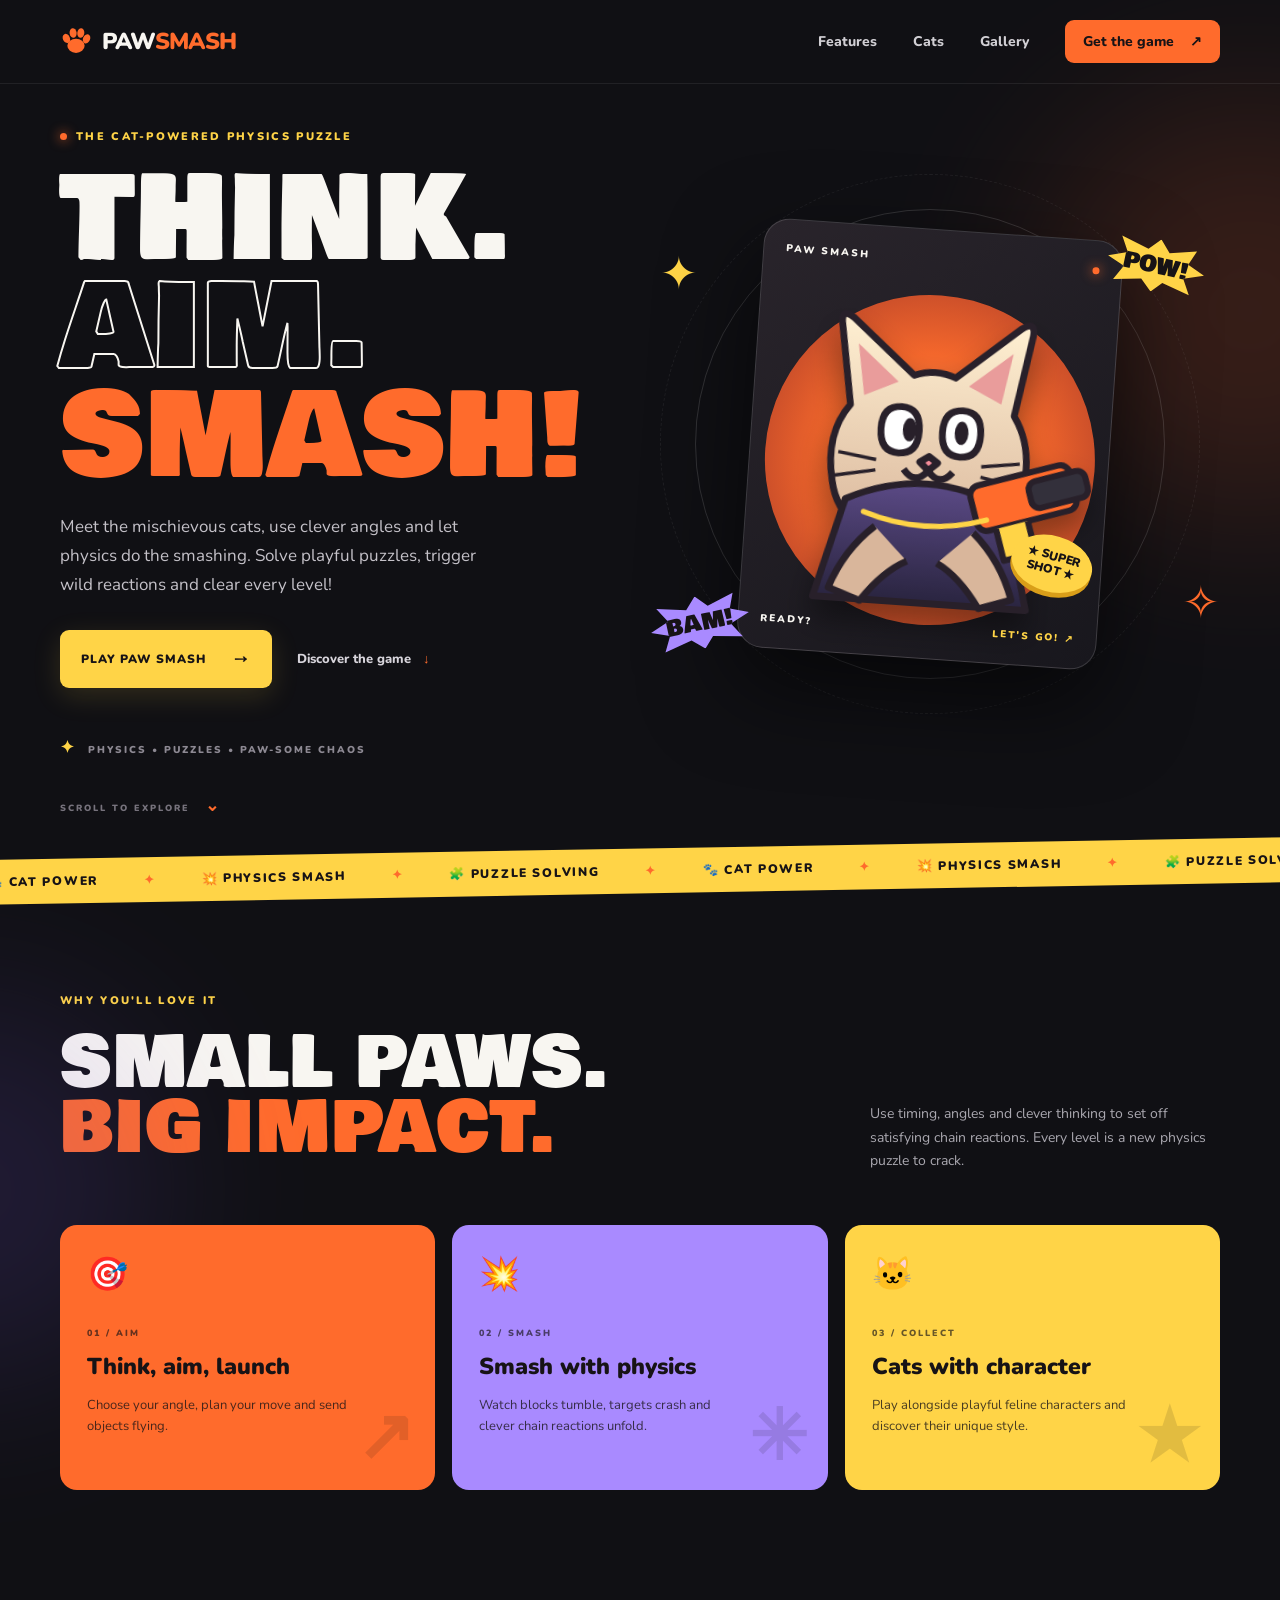
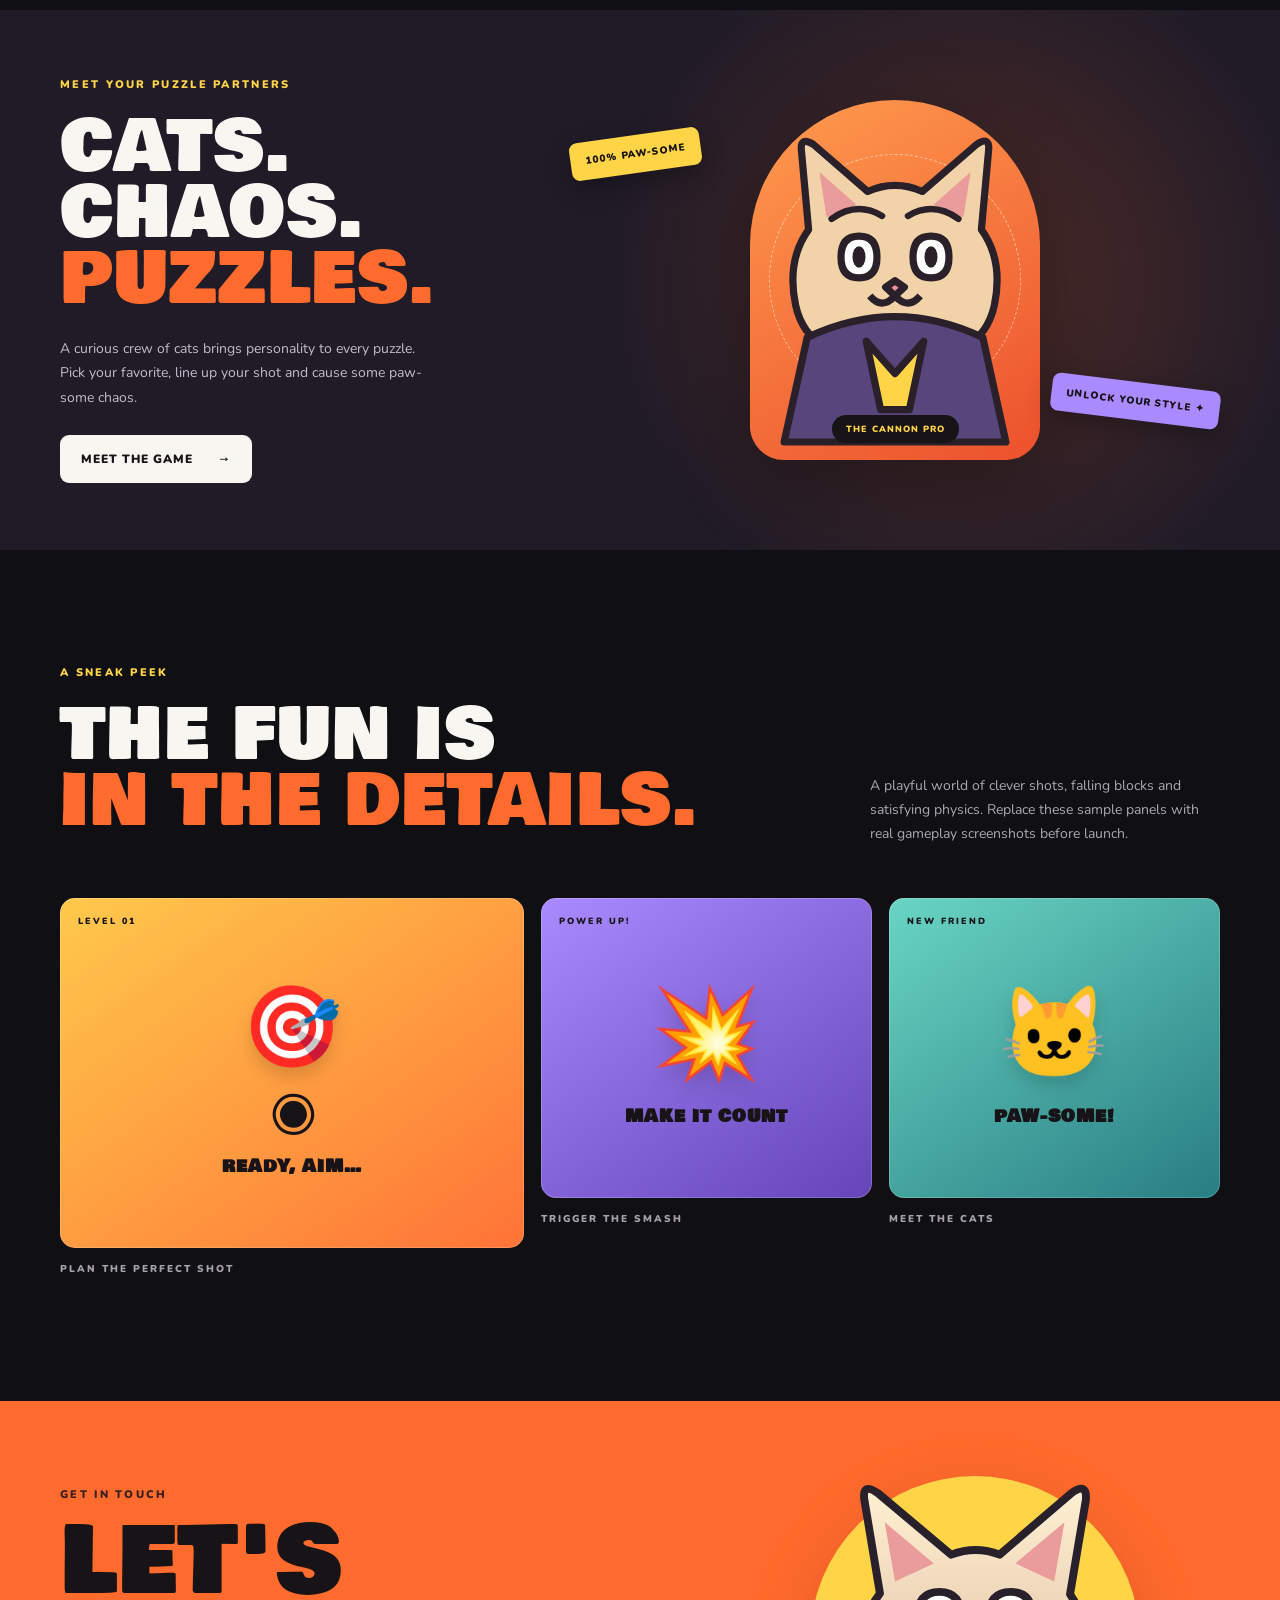
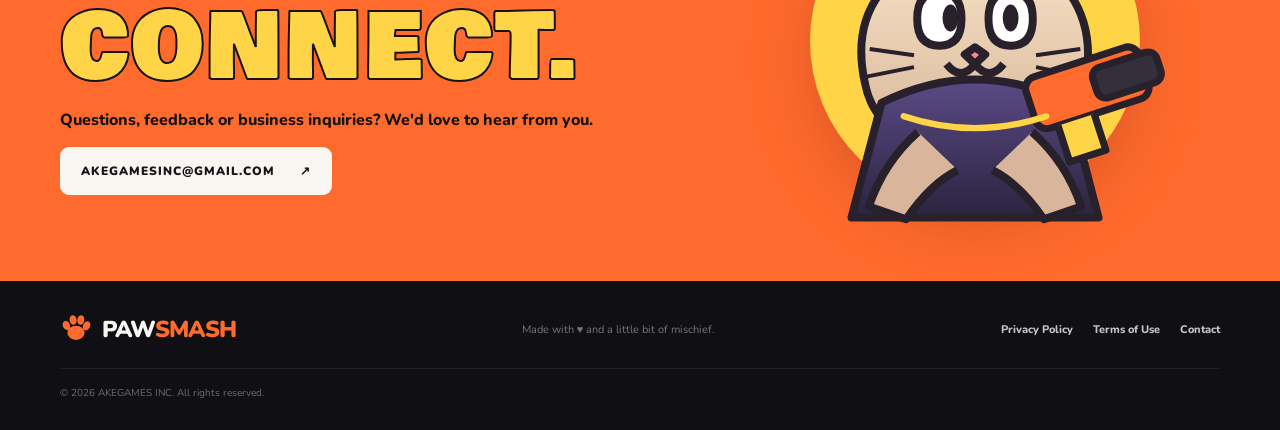
<file: index.html>
<!doctype html>
<html lang="en">
<head>
  <meta charset="utf-8">
  <meta name="viewport" content="width=device-width, initial-scale=1">
  <meta name="theme-color" content="#101014">
  <meta name="description" content="Aim, shoot and smash your way through colorful puzzles in Paw Smash! Meet fun cats, unlock powerful cannons and beat challenging levels.">
  <meta property="og:title" content="Paw Smash — Aim. Shoot. Smash!">
  <meta property="og:description" content="A pawsome puzzle adventure. Coming soon!">
  <meta property="og:type" content="website">
  <title>Paw Smash — Aim. Shoot. Smash!</title>
  <link rel="preconnect" href="https://fonts.googleapis.com">
  <link rel="preconnect" href="https://fonts.gstatic.com" crossorigin>
  <link href="https://fonts.googleapis.com/css2?family=Nunito:wght@400;600;700;800;900;1000&display=swap" rel="stylesheet">
  <link rel="stylesheet" href="style.css">
</head>
<body>
  <div class="bg-glow glow-one"></div><div class="bg-glow glow-two"></div>
  <header class="site-header">
    <a class="brand" href="#home" aria-label="Paw Smash home">
      <img src="assets/paw-mark.svg" alt="" class="brand-mark">
      <span>PAW<span class="brand-accent">SMASH</span></span>
    </a>
    <button class="menu-toggle" aria-label="Open menu" aria-expanded="false">☰</button>
    <nav class="nav">
      <a href="#features">Features</a><a href="#characters">Cats</a><a href="#gallery">Gallery</a><a href="#contact" class="nav-cta">Get the game <span>↗</span></a>
    </nav>
  </header>

  <main>
    <section class="hero section-wrap" id="home">
      <div class="hero-copy">
        <div class="eyebrow"><span class="eyebrow-dot"></span> THE CAT-POWERED PHYSICS PUZZLE</div>
        <h1>THINK.<br><span class="outline">AIM.</span><br><span class="accent">SMASH!</span></h1>
        <p class="hero-lead">Meet the mischievous cats, use clever angles and let physics do the smashing. Solve playful puzzles, trigger wild reactions and clear every level!</p>
        <div class="hero-actions">
          <a class="button button-primary" href="#contact">PLAY PAW SMASH <span>→</span></a>
          <a class="text-link" href="#features">Discover the game <span>↓</span></a>
        </div>
        <div class="hero-note"><span class="spark">✦</span> PHYSICS • PUZZLES • PAW-SOME CHAOS</div>
      </div>
      <div class="hero-art">
        <div class="orbit orbit-a"></div><div class="orbit orbit-b"></div>
        <div class="burst burst-one">POW!</div><div class="burst burst-two">BAM!</div>
        <div class="hero-card">
          <div class="card-top"><span>PAW SMASH</span><span class="live-dot"></span></div>
          <img class="hero-cat" src="assets/hero-cat.svg" alt="Illustration of the Paw Smash cannon cat">
          <div class="cannon-badge">★ SUPER<br>SHOT ★</div>
          <div class="card-bottom"><span>READY?</span><span>LET'S GO! <b>↗</b></span></div>
        </div>
        <span class="floating-star star-a">✦</span><span class="floating-star star-b">✧</span>
      </div>
      <div class="scroll-hint">SCROLL TO EXPLORE <span>⌄</span></div>
    </section>

    <section class="ticker" aria-label="Game highlights"><div class="ticker-track">
      <span>🐾 CAT POWER</span><i>✦</i><span>💥 PHYSICS SMASH</span><i>✦</i><span>🧩 PUZZLE SOLVING</span><i>✦</i><span>🐾 CAT POWER</span><i>✦</i><span>💥 PHYSICS SMASH</span><i>✦</i><span>🧩 PUZZLE SOLVING</span><i>✦</i>
    </div></section>

    <section class="features section-wrap" id="features">
      <div class="section-heading"><div><div class="eyebrow">WHY YOU'LL LOVE IT</div><h2>SMALL PAWS.<br><span class="accent">BIG IMPACT.</span></h2></div><p>Use timing, angles and clever thinking to set off satisfying chain reactions. Every level is a new physics puzzle to crack.</p></div>
      <div class="feature-grid">
        <article class="feature-card feature-orange"><div class="feature-icon">🎯</div><span class="feature-number">01 / AIM</span><h3>Think, aim, launch</h3><p>Choose your angle, plan your move and send objects flying.</p><span class="card-decoration">↗</span></article>
        <article class="feature-card feature-purple"><div class="feature-icon">💥</div><span class="feature-number">02 / SMASH</span><h3>Smash with physics</h3><p>Watch blocks tumble, targets crash and clever chain reactions unfold.</p><span class="card-decoration">✳</span></article>
        <article class="feature-card feature-yellow"><div class="feature-icon">🐱</div><span class="feature-number">03 / COLLECT</span><h3>Cats with character</h3><p>Play alongside playful feline characters and discover their unique style.</p><span class="card-decoration">★</span></article>
      </div>
    </section>

    <section class="character-section" id="characters">
      <div class="section-wrap character-inner">
        <div class="character-copy"><div class="eyebrow">MEET YOUR PUZZLE PARTNERS</div><h2>CATS.<br>CHAOS.<br><span class="accent">PUZZLES.</span></h2><p>A curious crew of cats brings personality to every puzzle. Pick your favorite, line up your shot and cause some paw-some chaos.</p><a href="#gallery" class="button button-light">MEET THE GAME <span>→</span></a></div>
        <div class="character-showcase">
          <div class="character-placeholder"><img src="assets/character-cat.svg" alt="Stylized Paw Smash cat character"><span>THE CANNON PRO</span></div>
          <div class="mini-tag tag-left">100% PAW-SOME</div><div class="mini-tag tag-right">UNLOCK YOUR STYLE ✦</div>
        </div>
      </div>
    </section>

    <section class="gallery section-wrap" id="gallery">
      <div class="section-heading"><div><div class="eyebrow">A SNEAK PEEK</div><h2>THE FUN IS<br><span class="accent">IN THE DETAILS.</span></h2></div><p>A playful world of clever shots, falling blocks and satisfying physics. Replace these sample panels with real gameplay screenshots before launch.</p></div>
      <div class="gallery-grid">
        <div class="gallery-tile tile-large"><div class="mock-screen screen-one"><span class="mock-label">LEVEL 01</span><div class="mock-target">🎯</div><div class="mock-cannon">◉</div><strong>READY, AIM…</strong></div><span class="tile-caption">PLAN THE PERFECT SHOT</span></div>
        <div class="gallery-tile"><div class="mock-screen screen-two"><span class="mock-label">POWER UP!</span><div class="mock-boom">💥</div><strong>MAKE IT COUNT</strong></div><span class="tile-caption">TRIGGER THE SMASH</span></div>
        <div class="gallery-tile"><div class="mock-screen screen-three"><span class="mock-label">NEW FRIEND</span><div class="mock-friend">🐱</div><strong>PAW-SOME!</strong></div><span class="tile-caption">MEET THE CATS</span></div>
      </div>
    </section>

    <section class="download-section contact-section" id="contact">
      <div class="download-content">
        <div class="eyebrow">GET IN TOUCH</div>
        <h2>LET'S<br><span>CONNECT.</span></h2>
        <p>Questions, feedback or business inquiries? We'd love to hear from you.</p>
        <a class="button button-light" href="mailto:akegamesinc@gmail.com">AKEGAMESINC@GMAIL.COM <span>↗</span></a>
      </div>
      <div class="download-art"><img src="assets/hero-cat.svg" alt="Paw Smash cat character" /></div>
    </section>
  </main>

  <footer class="footer">
    <a class="brand" href="#home"><img src="assets/paw-mark.svg" alt="" class="brand-mark"><span>PAW<span class="brand-accent">SMASH</span></span></a>
    <p>Made with ♥ and a little bit of mischief.</p>
    <div class="footer-links"><a href="privacy.html">Privacy Policy</a><a href="terms.html">Terms of Use</a><a href="mailto:akegamesinc@gmail.com">Contact</a></div>
    <small>© <span id="year"></span> AKEGAMES INC. All rights reserved.</small>
  </footer>
  <script src="script.js"></script>
</body>
</html>
</file>
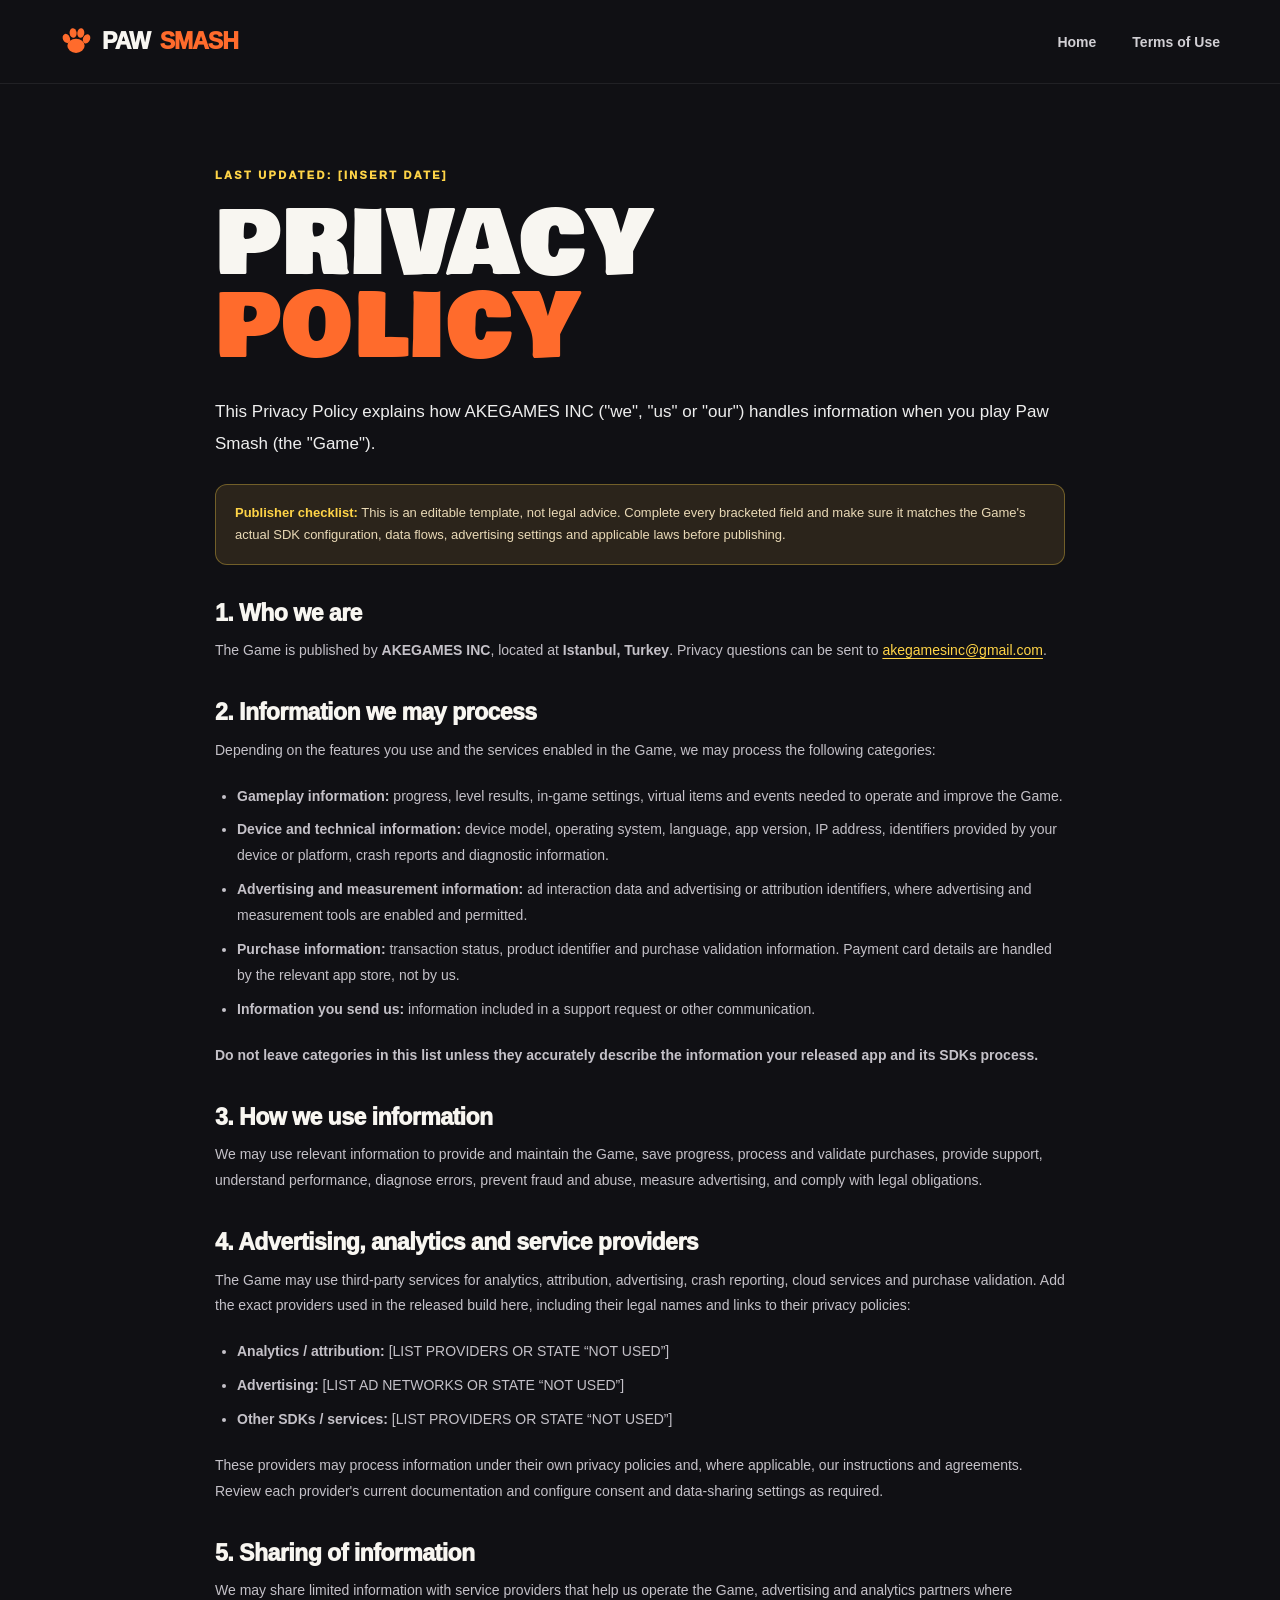
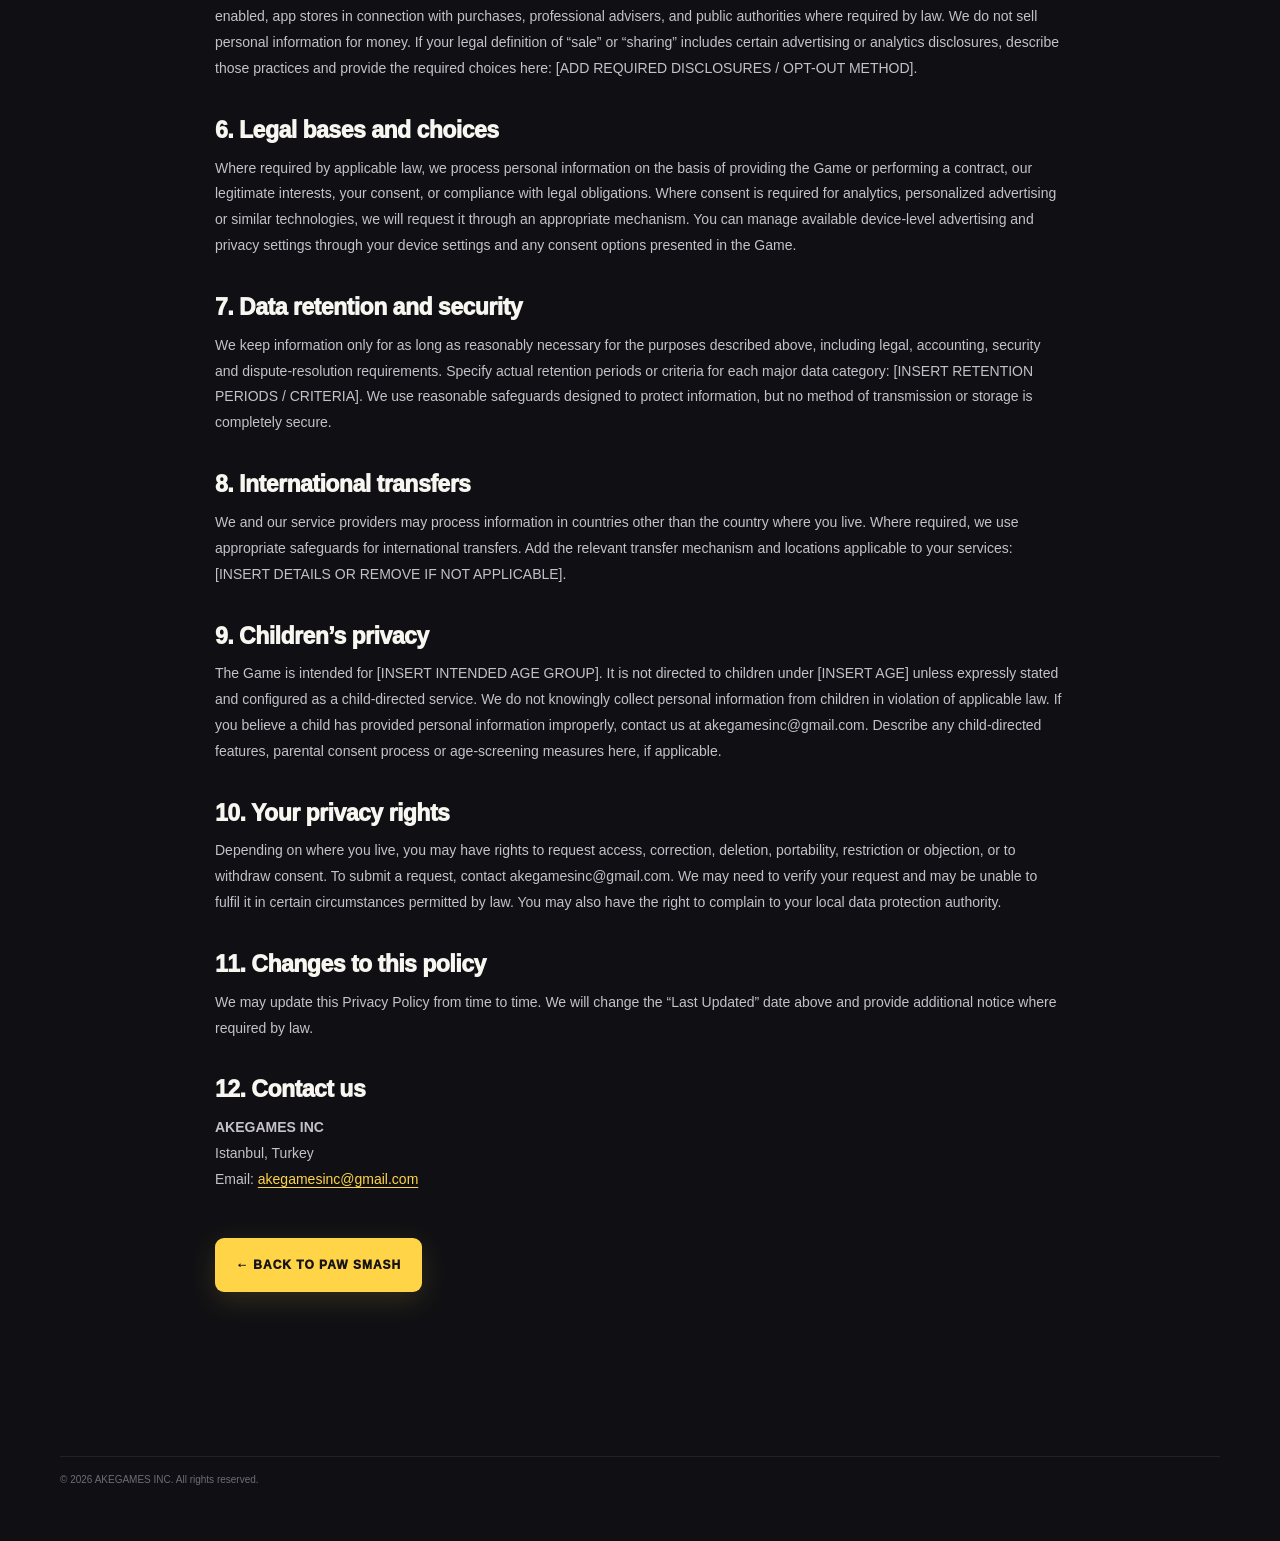
<file: privacy.html>
<!doctype html>
<html lang="en">
<head>
  <meta charset="utf-8"><meta name="viewport" content="width=device-width,initial-scale=1">
  <meta name="theme-color" content="#101014">
  <title>Privacy Policy — Paw Smash</title><link rel="stylesheet" href="style.css">
</head>
<body>
<header class="site-header">
  <a class="brand" href="index.html"><img src="assets/paw-mark.svg" class="brand-mark" alt="">PAW<span class="brand-accent">SMASH</span></a>
  <nav class="nav" style="display:flex"><a href="index.html">Home</a><a href="terms.html">Terms of Use</a></nav>
</header>
<main class="section-wrap legal">
  <div class="eyebrow">LAST UPDATED: [INSERT DATE]</div>
  <h1>PRIVACY<br><span class="accent">POLICY</span></h1>
  <p class="legal-intro">This Privacy Policy explains how AKEGAMES INC ("we", "us" or "our") handles information when you play Paw Smash (the "Game").</p>
  <div class="legal-notice"><strong>Publisher checklist:</strong> This is an editable template, not legal advice. Complete every bracketed field and make sure it matches the Game's actual SDK configuration, data flows, advertising settings and applicable laws before publishing.</div>

  <h2>1. Who we are</h2>
  <p>The Game is published by <strong>AKEGAMES INC</strong>, located at <strong>Istanbul, Turkey</strong>. Privacy questions can be sent to <a href="mailto:akegamesinc@gmail.com">akegamesinc@gmail.com</a>.</p>

  <h2>2. Information we may process</h2>
  <p>Depending on the features you use and the services enabled in the Game, we may process the following categories:</p>
  <ul>
    <li><strong>Gameplay information:</strong> progress, level results, in-game settings, virtual items and events needed to operate and improve the Game.</li>
    <li><strong>Device and technical information:</strong> device model, operating system, language, app version, IP address, identifiers provided by your device or platform, crash reports and diagnostic information.</li>
    <li><strong>Advertising and measurement information:</strong> ad interaction data and advertising or attribution identifiers, where advertising and measurement tools are enabled and permitted.</li>
    <li><strong>Purchase information:</strong> transaction status, product identifier and purchase validation information. Payment card details are handled by the relevant app store, not by us.</li>
    <li><strong>Information you send us:</strong> information included in a support request or other communication.</li>
  </ul>
  <p><strong>Do not leave categories in this list unless they accurately describe the information your released app and its SDKs process.</strong></p>

  <h2>3. How we use information</h2>
  <p>We may use relevant information to provide and maintain the Game, save progress, process and validate purchases, provide support, understand performance, diagnose errors, prevent fraud and abuse, measure advertising, and comply with legal obligations.</p>

  <h2>4. Advertising, analytics and service providers</h2>
  <p>The Game may use third-party services for analytics, attribution, advertising, crash reporting, cloud services and purchase validation. Add the exact providers used in the released build here, including their legal names and links to their privacy policies:</p>
  <ul>
    <li><strong>Analytics / attribution:</strong> [LIST PROVIDERS OR STATE “NOT USED”]</li>
    <li><strong>Advertising:</strong> [LIST AD NETWORKS OR STATE “NOT USED”]</li>
    <li><strong>Other SDKs / services:</strong> [LIST PROVIDERS OR STATE “NOT USED”]</li>
  </ul>
  <p>These providers may process information under their own privacy policies and, where applicable, our instructions and agreements. Review each provider's current documentation and configure consent and data-sharing settings as required.</p>

  <h2>5. Sharing of information</h2>
  <p>We may share limited information with service providers that help us operate the Game, advertising and analytics partners where enabled, app stores in connection with purchases, professional advisers, and public authorities where required by law. We do not sell personal information for money. If your legal definition of “sale” or “sharing” includes certain advertising or analytics disclosures, describe those practices and provide the required choices here: [ADD REQUIRED DISCLOSURES / OPT-OUT METHOD].</p>

  <h2>6. Legal bases and choices</h2>
  <p>Where required by applicable law, we process personal information on the basis of providing the Game or performing a contract, our legitimate interests, your consent, or compliance with legal obligations. Where consent is required for analytics, personalized advertising or similar technologies, we will request it through an appropriate mechanism. You can manage available device-level advertising and privacy settings through your device settings and any consent options presented in the Game.</p>

  <h2>7. Data retention and security</h2>
  <p>We keep information only for as long as reasonably necessary for the purposes described above, including legal, accounting, security and dispute-resolution requirements. Specify actual retention periods or criteria for each major data category: [INSERT RETENTION PERIODS / CRITERIA]. We use reasonable safeguards designed to protect information, but no method of transmission or storage is completely secure.</p>

  <h2>8. International transfers</h2>
  <p>We and our service providers may process information in countries other than the country where you live. Where required, we use appropriate safeguards for international transfers. Add the relevant transfer mechanism and locations applicable to your services: [INSERT DETAILS OR REMOVE IF NOT APPLICABLE].</p>

  <h2>9. Children’s privacy</h2>
  <p>The Game is intended for [INSERT INTENDED AGE GROUP]. It is not directed to children under [INSERT AGE] unless expressly stated and configured as a child-directed service. We do not knowingly collect personal information from children in violation of applicable law. If you believe a child has provided personal information improperly, contact us at akegamesinc@gmail.com. Describe any child-directed features, parental consent process or age-screening measures here, if applicable.</p>

  <h2>10. Your privacy rights</h2>
  <p>Depending on where you live, you may have rights to request access, correction, deletion, portability, restriction or objection, or to withdraw consent. To submit a request, contact akegamesinc@gmail.com. We may need to verify your request and may be unable to fulfil it in certain circumstances permitted by law. You may also have the right to complain to your local data protection authority.</p>

  <h2>11. Changes to this policy</h2>
  <p>We may update this Privacy Policy from time to time. We will change the “Last Updated” date above and provide additional notice where required by law.</p>

  <h2>12. Contact us</h2>
  <p><strong>AKEGAMES INC</strong><br>Istanbul, Turkey<br>Email: <a href="mailto:akegamesinc@gmail.com">akegamesinc@gmail.com</a></p>
  <p class="legal-back"><a class="button button-primary" href="index.html">← BACK TO PAW SMASH</a></p>
</main>
<footer class="footer"><small>© <span id="year"></span> AKEGAMES INC. All rights reserved.</small></footer>
<script>document.getElementById('year').textContent=new Date().getFullYear()</script>
</body></html>
</file>
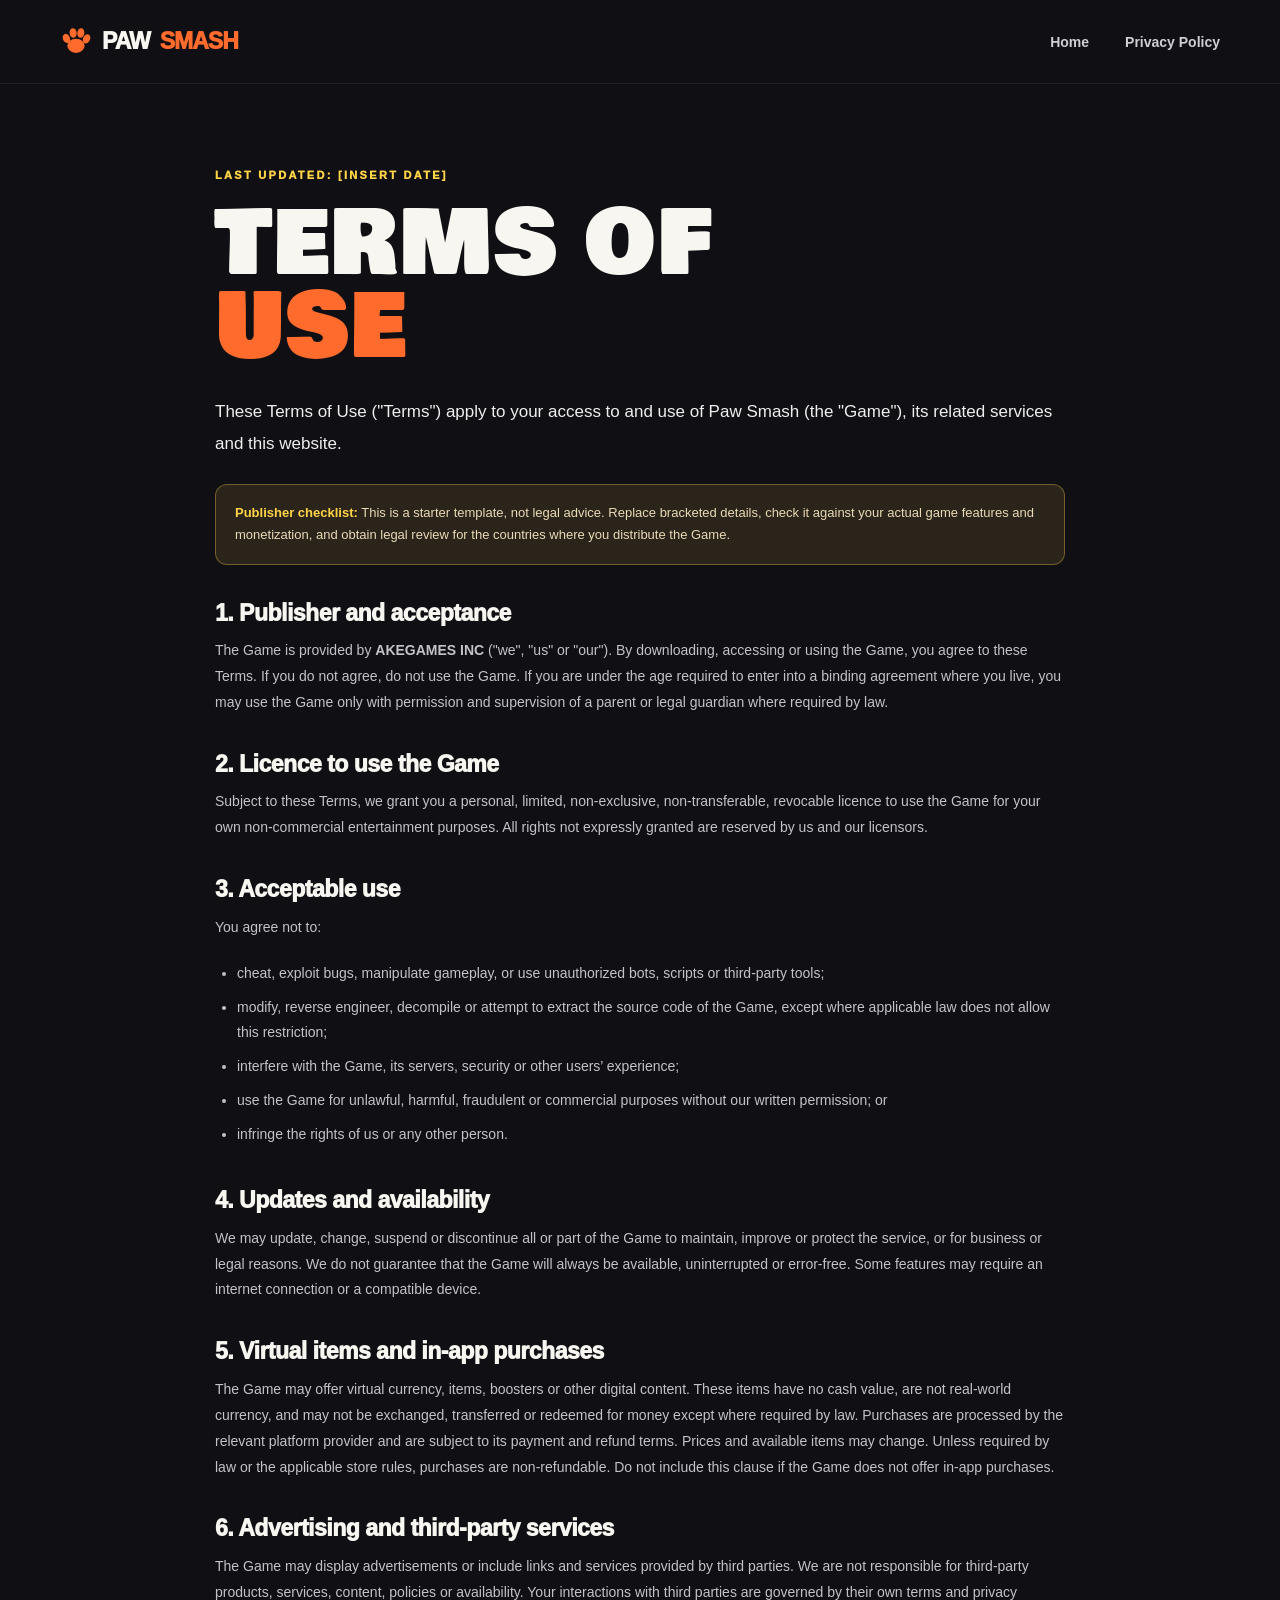
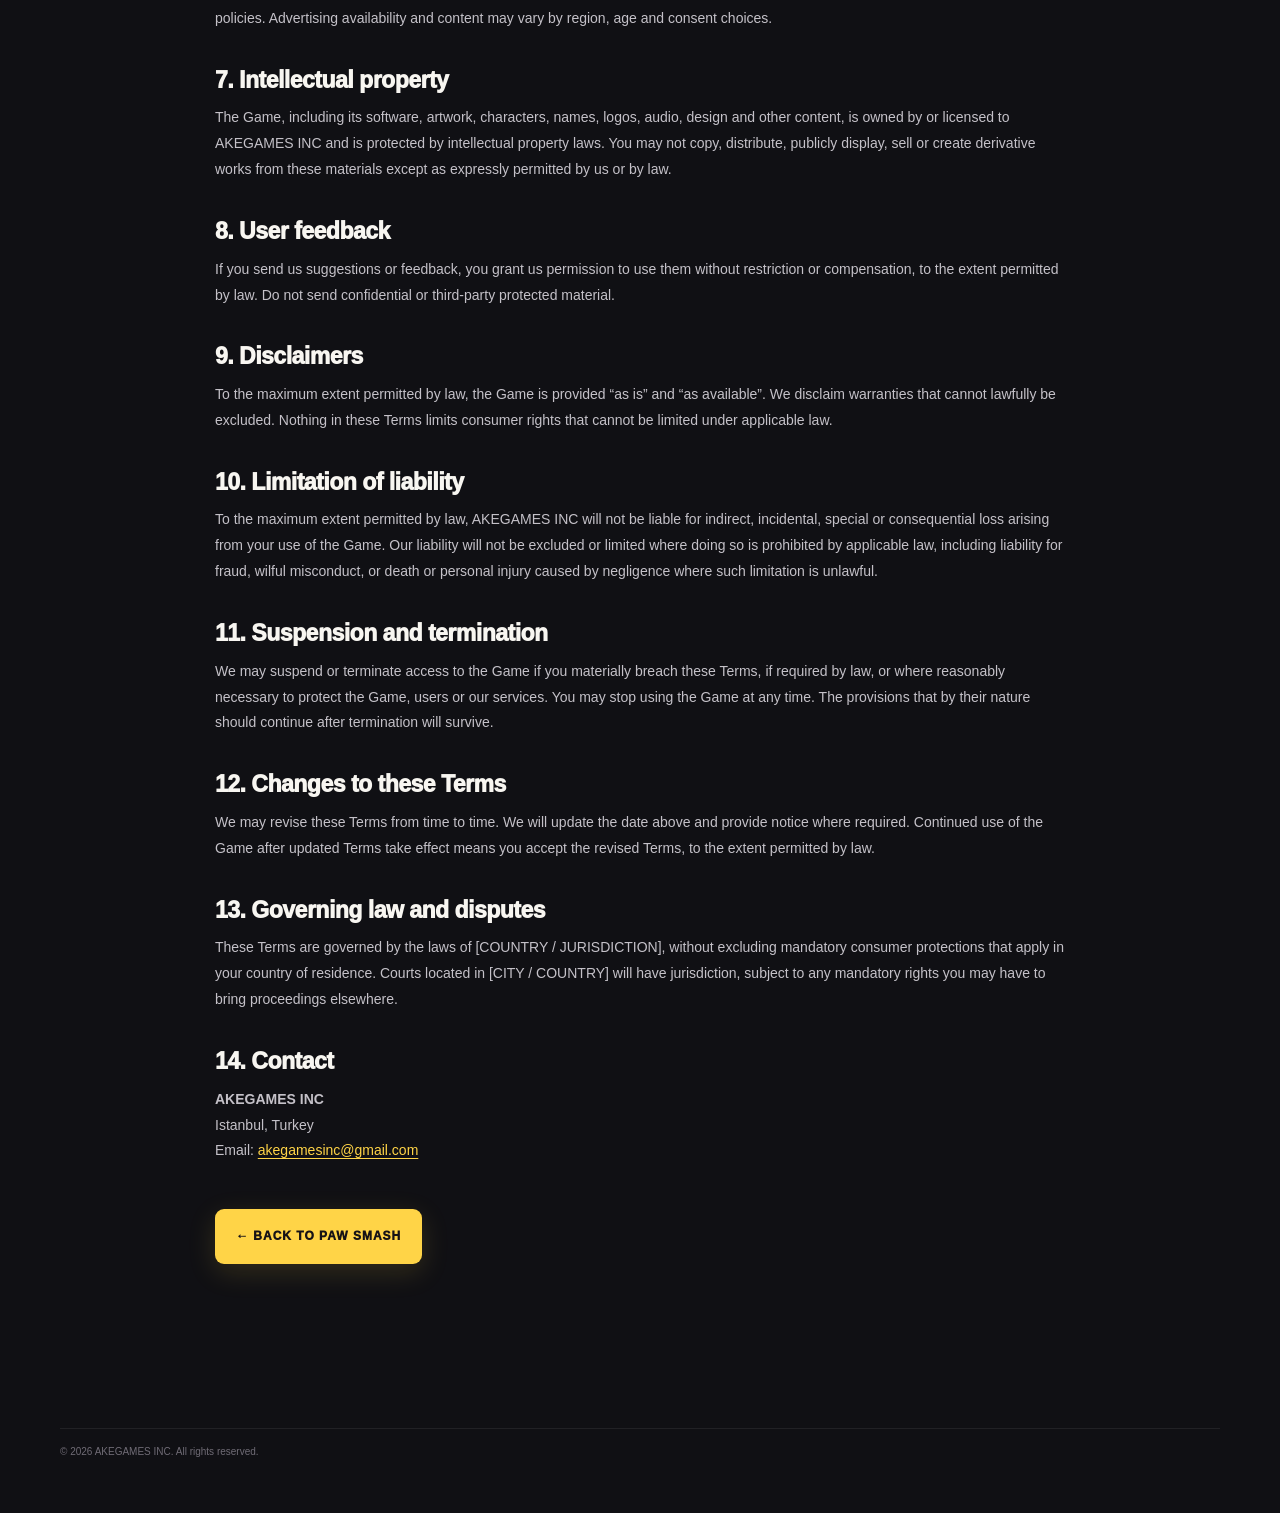
<file: terms.html>
<!doctype html>
<html lang="en">
<head>
  <meta charset="utf-8"><meta name="viewport" content="width=device-width,initial-scale=1">
  <meta name="theme-color" content="#101014">
  <title>Terms of Use — Paw Smash</title><link rel="stylesheet" href="style.css">
</head>
<body>
<header class="site-header">
  <a class="brand" href="index.html"><img src="assets/paw-mark.svg" class="brand-mark" alt="">PAW<span class="brand-accent">SMASH</span></a>
  <nav class="nav" style="display:flex"><a href="index.html">Home</a><a href="privacy.html">Privacy Policy</a></nav>
</header>
<main class="section-wrap legal">
  <div class="eyebrow">LAST UPDATED: [INSERT DATE]</div>
  <h1>TERMS OF<br><span class="accent">USE</span></h1>
  <p class="legal-intro">These Terms of Use ("Terms") apply to your access to and use of Paw Smash (the "Game"), its related services and this website.</p>
  <div class="legal-notice"><strong>Publisher checklist:</strong> This is a starter template, not legal advice. Replace bracketed details, check it against your actual game features and monetization, and obtain legal review for the countries where you distribute the Game.</div>

  <h2>1. Publisher and acceptance</h2>
  <p>The Game is provided by <strong>AKEGAMES INC</strong> ("we", "us" or "our"). By downloading, accessing or using the Game, you agree to these Terms. If you do not agree, do not use the Game. If you are under the age required to enter into a binding agreement where you live, you may use the Game only with permission and supervision of a parent or legal guardian where required by law.</p>

  <h2>2. Licence to use the Game</h2>
  <p>Subject to these Terms, we grant you a personal, limited, non-exclusive, non-transferable, revocable licence to use the Game for your own non-commercial entertainment purposes. All rights not expressly granted are reserved by us and our licensors.</p>

  <h2>3. Acceptable use</h2>
  <p>You agree not to:</p>
  <ul>
    <li>cheat, exploit bugs, manipulate gameplay, or use unauthorized bots, scripts or third-party tools;</li>
    <li>modify, reverse engineer, decompile or attempt to extract the source code of the Game, except where applicable law does not allow this restriction;</li>
    <li>interfere with the Game, its servers, security or other users’ experience;</li>
    <li>use the Game for unlawful, harmful, fraudulent or commercial purposes without our written permission; or</li>
    <li>infringe the rights of us or any other person.</li>
  </ul>

  <h2>4. Updates and availability</h2>
  <p>We may update, change, suspend or discontinue all or part of the Game to maintain, improve or protect the service, or for business or legal reasons. We do not guarantee that the Game will always be available, uninterrupted or error-free. Some features may require an internet connection or a compatible device.</p>

  <h2>5. Virtual items and in-app purchases</h2>
  <p>The Game may offer virtual currency, items, boosters or other digital content. These items have no cash value, are not real-world currency, and may not be exchanged, transferred or redeemed for money except where required by law. Purchases are processed by the relevant platform provider and are subject to its payment and refund terms. Prices and available items may change. Unless required by law or the applicable store rules, purchases are non-refundable. Do not include this clause if the Game does not offer in-app purchases.</p>

  <h2>6. Advertising and third-party services</h2>
  <p>The Game may display advertisements or include links and services provided by third parties. We are not responsible for third-party products, services, content, policies or availability. Your interactions with third parties are governed by their own terms and privacy policies. Advertising availability and content may vary by region, age and consent choices.</p>

  <h2>7. Intellectual property</h2>
  <p>The Game, including its software, artwork, characters, names, logos, audio, design and other content, is owned by or licensed to AKEGAMES INC and is protected by intellectual property laws. You may not copy, distribute, publicly display, sell or create derivative works from these materials except as expressly permitted by us or by law.</p>

  <h2>8. User feedback</h2>
  <p>If you send us suggestions or feedback, you grant us permission to use them without restriction or compensation, to the extent permitted by law. Do not send confidential or third-party protected material.</p>

  <h2>9. Disclaimers</h2>
  <p>To the maximum extent permitted by law, the Game is provided “as is” and “as available”. We disclaim warranties that cannot lawfully be excluded. Nothing in these Terms limits consumer rights that cannot be limited under applicable law.</p>

  <h2>10. Limitation of liability</h2>
  <p>To the maximum extent permitted by law, AKEGAMES INC will not be liable for indirect, incidental, special or consequential loss arising from your use of the Game. Our liability will not be excluded or limited where doing so is prohibited by applicable law, including liability for fraud, wilful misconduct, or death or personal injury caused by negligence where such limitation is unlawful.</p>

  <h2>11. Suspension and termination</h2>
  <p>We may suspend or terminate access to the Game if you materially breach these Terms, if required by law, or where reasonably necessary to protect the Game, users or our services. You may stop using the Game at any time. The provisions that by their nature should continue after termination will survive.</p>

  <h2>12. Changes to these Terms</h2>
  <p>We may revise these Terms from time to time. We will update the date above and provide notice where required. Continued use of the Game after updated Terms take effect means you accept the revised Terms, to the extent permitted by law.</p>

  <h2>13. Governing law and disputes</h2>
  <p>These Terms are governed by the laws of [COUNTRY / JURISDICTION], without excluding mandatory consumer protections that apply in your country of residence. Courts located in [CITY / COUNTRY] will have jurisdiction, subject to any mandatory rights you may have to bring proceedings elsewhere.</p>

  <h2>14. Contact</h2>
  <p><strong>AKEGAMES INC</strong><br>Istanbul, Turkey<br>Email: <a href="mailto:akegamesinc@gmail.com">akegamesinc@gmail.com</a></p>
  <p class="legal-back"><a class="button button-primary" href="index.html">← BACK TO PAW SMASH</a></p>
</main>
<footer class="footer"><small>© <span id="year"></span> AKEGAMES INC. All rights reserved.</small></footer>
<script>document.getElementById('year').textContent=new Date().getFullYear()</script>
</body></html>
</file>
<file: style.css>
@import url('https://fonts.googleapis.com/css2?family=Bowlby+One+SC&display=swap');
:root{--bg:#101014;--panel:#19191f;--white:#f8f6f1;--muted:#aaa8b0;--orange:#ff6b2c;--yellow:#ffd447;--purple:#a98aff;--font:'Nunito',sans-serif}
*{box-sizing:border-box}html{scroll-behavior:smooth}body{margin:0;background:var(--bg);color:var(--white);font-family:var(--font);overflow-x:hidden}a{color:inherit;text-decoration:none}.section-wrap{width:min(1160px,calc(100% - 48px));margin:auto}.bg-glow{position:absolute;border-radius:50%;filter:blur(90px);opacity:.16;pointer-events:none}.glow-one{width:420px;height:420px;background:#ff642d;top:100px;right:-180px}.glow-two{width:380px;height:380px;background:#7654dc;top:1000px;left:-220px}
.site-header{height:84px;padding:0 max(24px,calc((100% - 1160px)/2));display:flex;align-items:center;justify-content:space-between;border-bottom:1px solid #ffffff12;position:relative;z-index:5}.brand{display:flex;align-items:center;gap:10px;font-weight:1000;letter-spacing:-1px;font-size:23px}.brand-mark{width:32px;height:32px}.brand-accent{color:var(--orange)}.nav{display:flex;align-items:center;gap:36px;font-weight:800;font-size:14px}.nav a:not(.nav-cta){color:#d1cfd4}.nav a:hover,.footer a:hover{color:var(--yellow)}.nav-cta{background:var(--orange);padding:12px 18px;border-radius:9px;color:#171316}.nav-cta span{margin-left:12px}.menu-toggle{display:none;background:none;color:white;border:0;font-size:25px}
.hero{min-height:660px;display:grid;grid-template-columns:1fr 1fr;align-items:center;position:relative;padding-top:45px;padding-bottom:80px}.eyebrow{font-size:11px;letter-spacing:2.3px;font-weight:1000;color:var(--yellow);display:flex;align-items:center;gap:9px}.eyebrow-dot,.live-dot{width:7px;height:7px;border-radius:50%;background:var(--orange);display:inline-block;box-shadow:0 0 12px var(--orange)}h1,h2{font-family:'Bowlby One SC',var(--font);font-weight:400;letter-spacing:1px;line-height:.94;margin:22px 0}h1{font-size:clamp(70px,9vw,120px)}.outline{-webkit-text-stroke:2px var(--white);color:transparent}.accent{color:var(--orange)}.hero-lead{font-size:17px;line-height:1.7;color:#c4c1c8;max-width:440px}.hero-actions{display:flex;align-items:center;gap:25px;margin-top:30px}.button{display:inline-flex;align-items:center;gap:25px;padding:16px 21px;border-radius:9px;font-size:12px;letter-spacing:1px;font-weight:1000;transition:.2s;transform:translateY(0)}.button:hover{transform:translateY(-4px)}.button-primary{background:var(--yellow);color:#171316;box-shadow:0 8px 28px #ffd44725}.button-primary span{font-size:19px}.text-link{font-size:13px;font-weight:800;color:#d7d4db}.text-link span{color:var(--orange);margin-left:8px}.hero-note{margin-top:48px;color:#8d8993;font-size:10px;font-weight:1000;letter-spacing:2px}.spark{color:var(--yellow);font-size:17px;margin-right:7px}
.hero-art{height:520px;display:flex;align-items:center;justify-content:center;position:relative}.hero-card{width:min(360px,80%);height:430px;background:linear-gradient(145deg,#29242b,#18171d);border:1px solid #ffffff24;border-radius:26px;transform:rotate(4deg);box-shadow:0 35px 90px #0009;position:relative;z-index:2;overflow:hidden;padding:22px}.hero-card:before{content:"";position:absolute;width:330px;height:330px;border-radius:50%;background:radial-gradient(circle,#ff8a4a 0,#ff6b2c 45%,#a93828 100%);top:65px;left:15px;opacity:.95}.card-top,.card-bottom{position:relative;z-index:2;display:flex;justify-content:space-between;align-items:center;font-size:10px;letter-spacing:2px;font-weight:1000}.card-bottom{position:absolute;bottom:22px;left:22px;right:22px}.card-bottom span:last-child{color:var(--yellow)}.hero-cat{position:absolute;width:110%;height:80%;object-fit:contain;left:-5%;top:50px;z-index:1;filter:drop-shadow(0 18px 15px #0006)}.cannon-badge{position:absolute;z-index:3;right:8px;bottom:75px;background:var(--yellow);color:#171316;font-weight:1000;font-size:12px;line-height:1.15;text-align:center;padding:14px;border-radius:50%;transform:rotate(12deg);box-shadow:0 5px 0 #d99e19}.orbit{position:absolute;border:1px solid #ffffff24;border-radius:50%;width:470px;height:470px}.orbit-b{width:540px;height:540px;border-style:dashed;opacity:.45}.burst{position:absolute;z-index:3;font-family:'Bowlby One SC';font-size:22px;color:#171316;background:var(--yellow);padding:9px 16px;clip-path:polygon(50% 0,61% 22%,88% 8%,82% 36%,100% 50%,80% 64%,89% 92%,60% 80%,50% 100%,38% 80%,10% 92%,18% 63%,0 50%,19% 36%,10% 8%,39% 22%)}.burst-one{top:55px;right:15px;transform:rotate(12deg)}.burst-two{bottom:55px;left:10px;background:var(--purple);transform:rotate(-12deg)}.floating-star{position:absolute;color:var(--yellow);font-size:45px}.star-a{top:60px;left:20px}.star-b{bottom:70px;right:0;color:var(--orange)}.scroll-hint{position:absolute;bottom:22px;left:0;color:#77737d;font-size:9px;letter-spacing:2px;font-weight:1000}.scroll-hint span{color:var(--orange);font-size:17px;margin-left:10px}
.ticker{background:var(--yellow);color:#171316;overflow:hidden;transform:rotate(-1deg) scale(1.02);padding:14px 0;margin:10px 0 100px}.ticker-track{display:flex;justify-content:space-around;gap:45px;white-space:nowrap;font-weight:1000;font-size:12px;letter-spacing:1.5px}.ticker i{font-style:normal;color:var(--orange)}
.features{padding-bottom:120px}.section-heading{display:flex;justify-content:space-between;align-items:end;margin-bottom:42px;gap:35px}.section-heading h2,.character-copy h2{font-size:clamp(42px,6vw,70px)}.section-heading>p{max-width:350px;color:var(--muted);line-height:1.7;font-size:14px;margin-bottom:10px}.feature-grid{display:grid;grid-template-columns:repeat(3,1fr);gap:17px}.feature-card{min-height:265px;border-radius:17px;padding:27px;position:relative;overflow:hidden;color:#171316}.feature-orange{background:var(--orange)}.feature-purple{background:var(--purple)}.feature-yellow{background:var(--yellow)}.feature-icon{font-size:33px;margin-bottom:23px}.feature-number{font-size:9px;letter-spacing:2px;font-weight:1000;opacity:.65}.feature-card h3{font-size:23px;font-weight:1000;margin:9px 0}.feature-card p{font-size:13px;line-height:1.6;max-width:260px;opacity:.78}.card-decoration{position:absolute;right:20px;bottom:5px;font-size:70px;font-weight:1000;opacity:.12}
.character-section{background:#201b27;position:relative;overflow:hidden}.character-section:before{content:"";position:absolute;inset:0;background:radial-gradient(circle at 75% 50%,#ff6b2c38,transparent 36%)}.character-inner{min-height:540px;display:grid;grid-template-columns:.85fr 1.15fr;align-items:center;gap:30px;position:relative}.character-copy p{max-width:370px;color:#c3bdca;line-height:1.75;font-size:14px;margin:25px 0}.button-light{background:var(--white);color:#171316}.character-showcase{height:470px;position:relative;display:flex;align-items:center;justify-content:center}.character-placeholder{height:360px;width:290px;border-radius:150px 150px 35px 35px;background:linear-gradient(150deg,#ff9b4e,#ec512d);display:flex;align-items:center;justify-content:center;position:relative;box-shadow:0 20px 80px #0005;overflow:hidden}.character-placeholder:before{content:"";position:absolute;width:250px;height:250px;border:1px dashed #fff8;border-radius:50%}.character-placeholder img{width:125%;height:100%;object-fit:contain;position:relative;z-index:1}.character-placeholder span{position:absolute;bottom:17px;background:#171316;color:var(--yellow);padding:8px 14px;border-radius:30px;font-size:9px;font-weight:1000;letter-spacing:1px;z-index:2}.mini-tag{position:absolute;background:var(--yellow);color:#171316;padding:12px 15px;border-radius:8px;font-size:10px;font-weight:1000;letter-spacing:1px;box-shadow:0 8px 25px #0004}.tag-left{left:0;top:90px;transform:rotate(-8deg)}.tag-right{right:0;bottom:95px;transform:rotate(7deg);background:var(--purple)}
.gallery{padding-top:115px;padding-bottom:125px}.gallery-grid{display:grid;grid-template-columns:1.4fr 1fr 1fr;gap:17px}.gallery-tile{min-width:0}.mock-screen{height:300px;border-radius:15px;position:relative;overflow:hidden;display:flex;flex-direction:column;align-items:center;justify-content:center;color:#171316;font-family:'Bowlby One SC';font-size:20px;box-shadow:inset 0 0 0 1px #ffffff30}.tile-large .mock-screen{height:350px}.screen-one{background:linear-gradient(145deg,#ffc94b,#ff7337)}.screen-two{background:linear-gradient(145deg,#a98aff,#6545b8)}.screen-three{background:linear-gradient(145deg,#69d5c3,#287d82)}.mock-label{position:absolute;top:17px;left:18px;font:1000 9px var(--font);letter-spacing:2px}.mock-target{font-size:80px;filter:drop-shadow(0 10px 8px #0002)}.mock-cannon{font-size:54px;transform:rotate(-25deg);margin-top:-20px}.mock-boom,.mock-friend{font-size:90px;filter:drop-shadow(0 10px 8px #0002)}.mock-screen strong{font-size:17px;letter-spacing:1px}.tile-caption{display:block;margin-top:14px;font-size:10px;letter-spacing:2px;font-weight:1000;color:#a6a1aa}
.download-section{background:var(--orange);color:#171316;min-height:440px;padding:75px max(24px,calc((100% - 1160px)/2));display:flex;align-items:center;justify-content:space-between;position:relative;overflow:hidden}.download-content{position:relative;z-index:2}.download-section .eyebrow{color:#3a2020}.download-section h2{font-size:clamp(55px,8vw,92px);margin:17px 0}.download-section h2 span{color:var(--yellow);-webkit-text-stroke:2px #171316}.download-content>p{font-weight:800}.store-buttons{display:flex;gap:12px;margin-top:27px}.store-button{display:flex;align-items:center;gap:12px;background:#171316;color:white;padding:11px 17px;border-radius:9px;min-width:165px}.store-icon{font-size:25px}.store-button small{display:block;font-size:8px;letter-spacing:1px;color:#bbb}.store-button b{font-size:15px}.coming-soon{display:block;margin-top:14px;font-size:8px;font-weight:1000;letter-spacing:1.5px;opacity:.7}.download-art{width:330px;height:330px;border-radius:50%;background:#ffd447;display:flex;align-items:center;justify-content:center;margin-right:80px;box-shadow:0 20px 60px #9d321c55}.download-art img{width:120%;height:120%;object-fit:contain}
.footer{min-height:140px;padding:30px max(24px,calc((100% - 1160px)/2));display:flex;align-items:center;justify-content:space-between;gap:20px;flex-wrap:wrap}.footer p{color:#77737d;font-size:11px}.footer-links{display:flex;gap:20px;font-size:11px;font-weight:800;color:#c8c4cc}.footer>small{width:100%;color:#6f6b75;font-size:10px;border-top:1px solid #ffffff12;padding-top:17px}
@media(max-width:800px){.site-header{height:70px}.menu-toggle{display:block}.nav{display:none;position:absolute;top:69px;left:0;right:0;background:#19191f;padding:22px 25px;flex-direction:column;align-items:stretch;gap:20px;border-bottom:1px solid #ffffff20}.nav.open{display:flex}.nav-cta{text-align:center}.hero{grid-template-columns:1fr;padding-top:65px;min-height:auto}.hero-copy{position:relative;z-index:3}.hero-art{height:440px;margin-top:10px}.hero-card{height:370px;width:300px}.hero-card:before{width:280px;height:280px}.hero-cat{height:80%;top:35px}.orbit{width:350px;height:350px}.orbit-b{width:400px;height:400px}.scroll-hint{display:none}.ticker{margin:20px 0 75px}.ticker-track{justify-content:flex-start;gap:25px}.section-heading{display:block}.section-heading>p{margin-top:15px}.feature-grid{grid-template-columns:1fr}.feature-card{min-height:220px}.character-inner{grid-template-columns:1fr;padding-top:75px;padding-bottom:40px}.character-showcase{height:390px}.character-placeholder{height:320px;width:255px}.tag-left{left:2%}.tag-right{right:0}.gallery-grid{grid-template-columns:1fr 1fr}.tile-large{grid-column:span 2}.tile-large .mock-screen{height:300px}.mock-screen{height:240px}.download-section{padding-top:65px;padding-bottom:65px}.download-art{position:absolute;right:-100px;bottom:-70px;width:260px;height:260px;opacity:.35;margin:0}.download-content{max-width:100%}.footer{justify-content:center;text-align:center}.footer .brand{width:100%;justify-content:center}.footer>small{text-align:center}}
@media(max-width:480px){.section-wrap{width:calc(100% - 36px)}h1{font-size:76px}.hero-lead{font-size:15px}.hero-actions{align-items:flex-start;flex-direction:column;gap:18px}.hero-art{height:380px}.hero-card{width:270px;height:340px}.hero-card:before{width:245px;height:245px}.burst-one{right:0}.burst-two{left:0}.gallery-grid{grid-template-columns:1fr}.tile-large{grid-column:auto}.tile-large .mock-screen,.mock-screen{height:280px}.store-buttons{flex-direction:column;max-width:210px}.download-section{padding-left:20px;padding-right:20px}.download-section h2{font-size:61px}.footer-links{width:100%;justify-content:center}}

/* Legal pages */
.legal{max-width:850px;padding-top:85px;padding-bottom:95px}.legal h1{font-size:clamp(52px,8vw,88px);margin-bottom:28px}.legal h2{font-family:var(--font);font-size:23px;letter-spacing:-.5px;margin:38px 0 10px;font-weight:1000}.legal p,.legal li{color:#c4c1c8;font-size:14px;line-height:1.85}.legal ul{padding-left:22px}.legal li{padding:4px 0}.legal a:not(.button){color:var(--yellow);text-decoration:underline;text-underline-offset:3px}.legal-intro{font-size:17px!important;color:#eee!important}.legal-notice{background:#2b241b;border:1px solid #ffd44755;border-radius:12px;padding:17px 19px;color:#e9d9b6;font-size:13px;line-height:1.7;margin:25px 0}.legal-notice strong{color:var(--yellow)}.legal-back{margin-top:45px}
</file>
